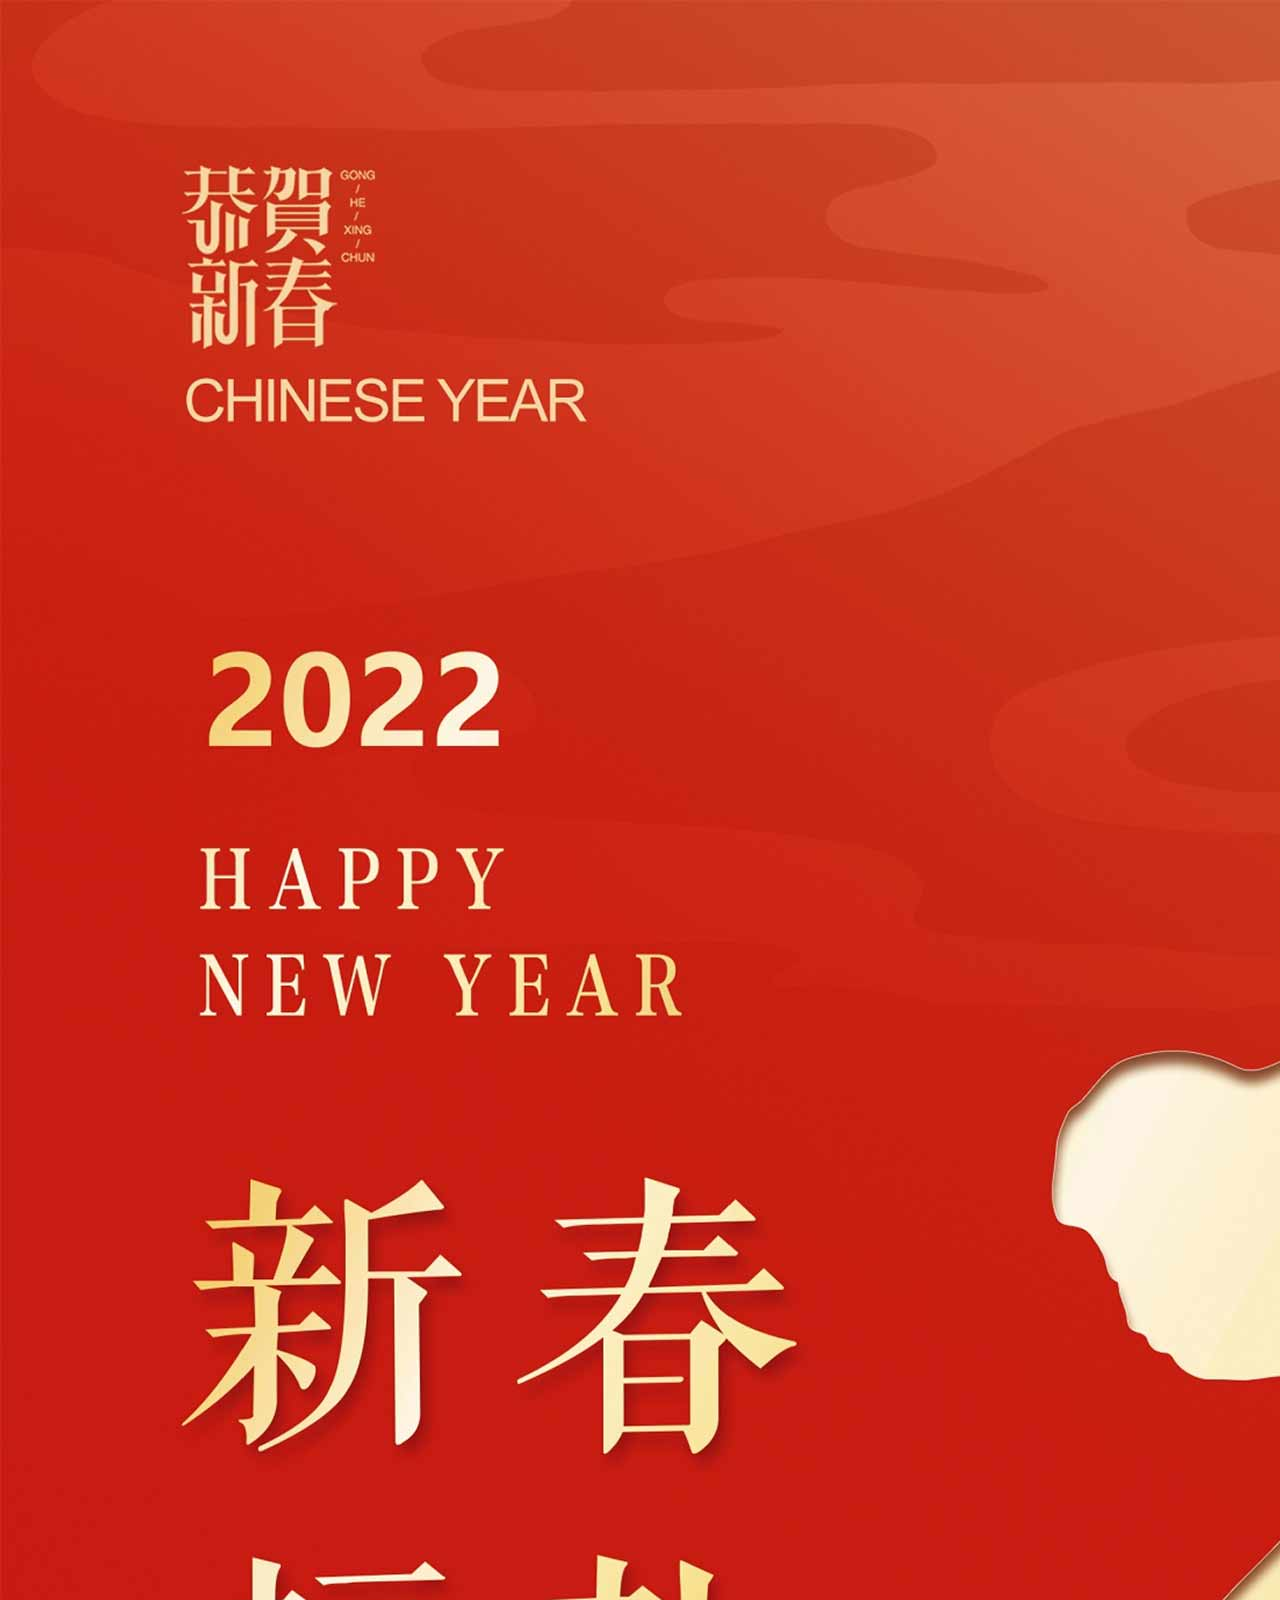
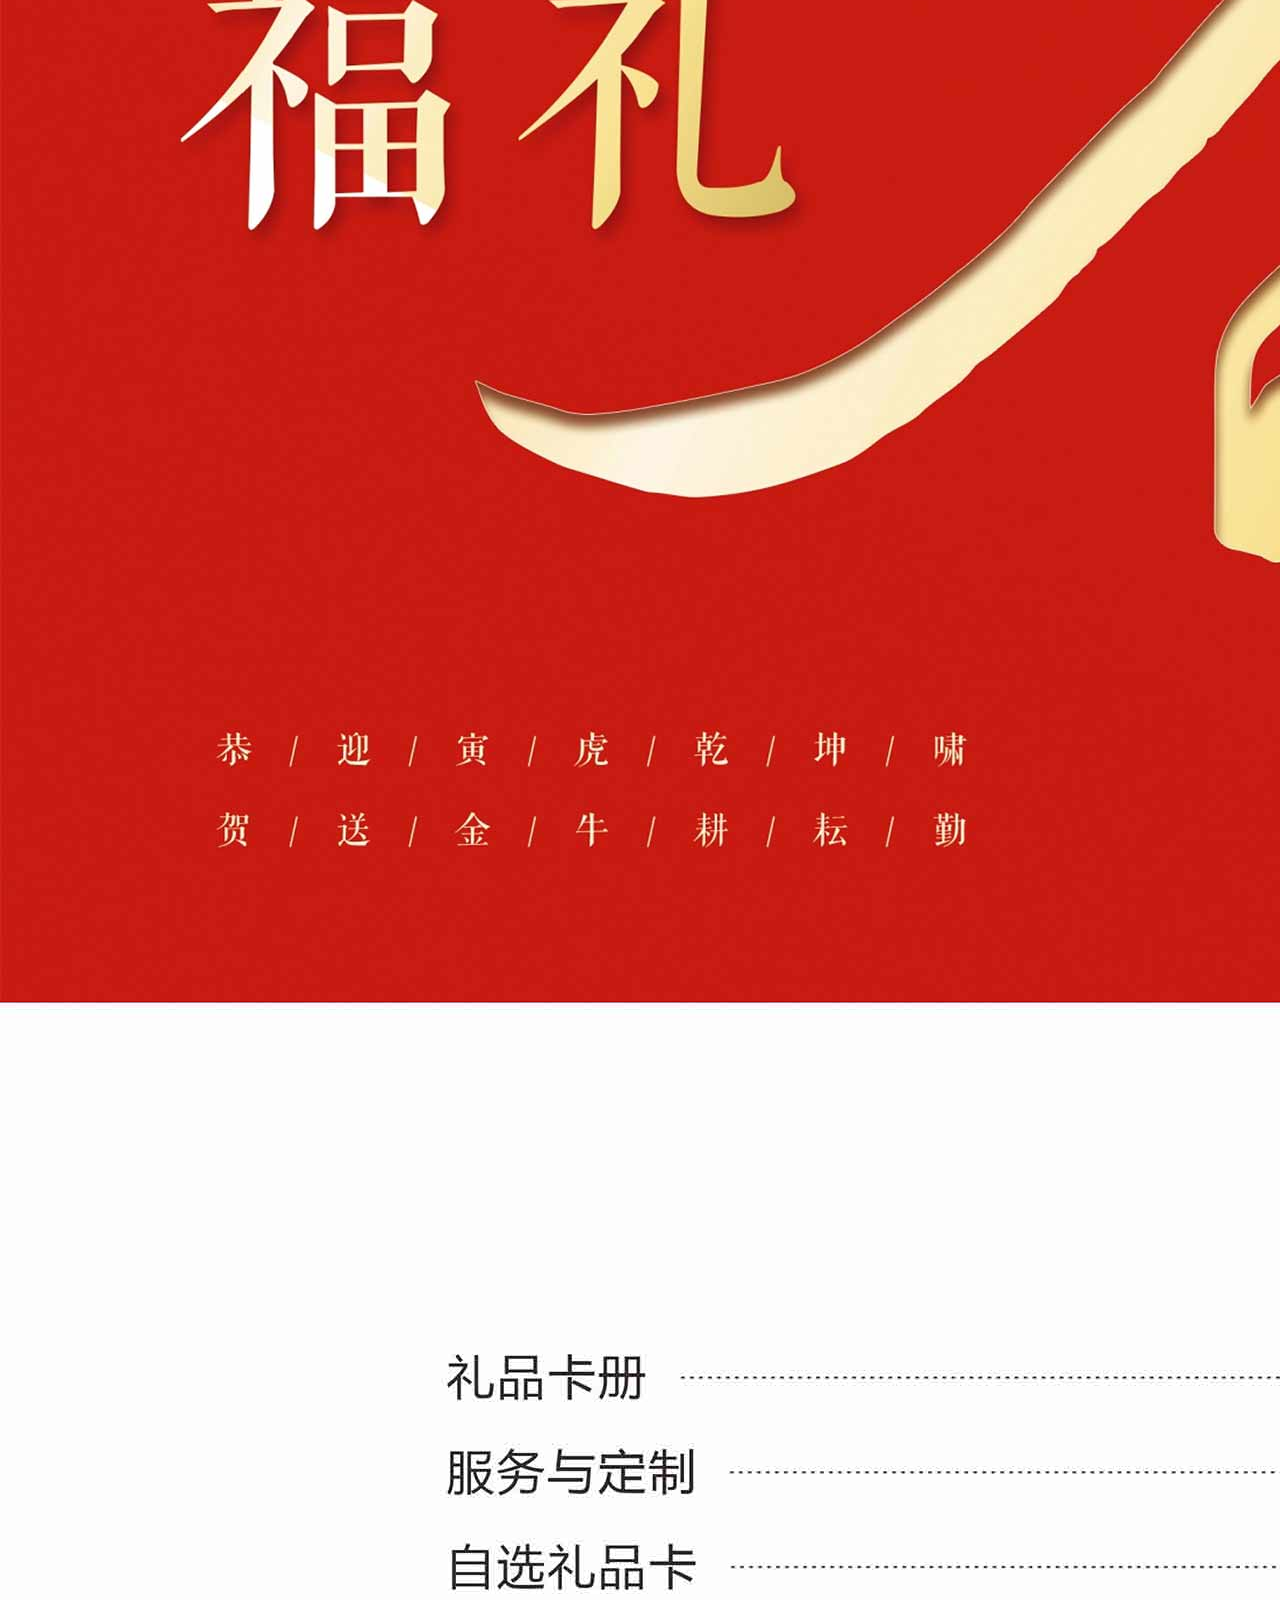
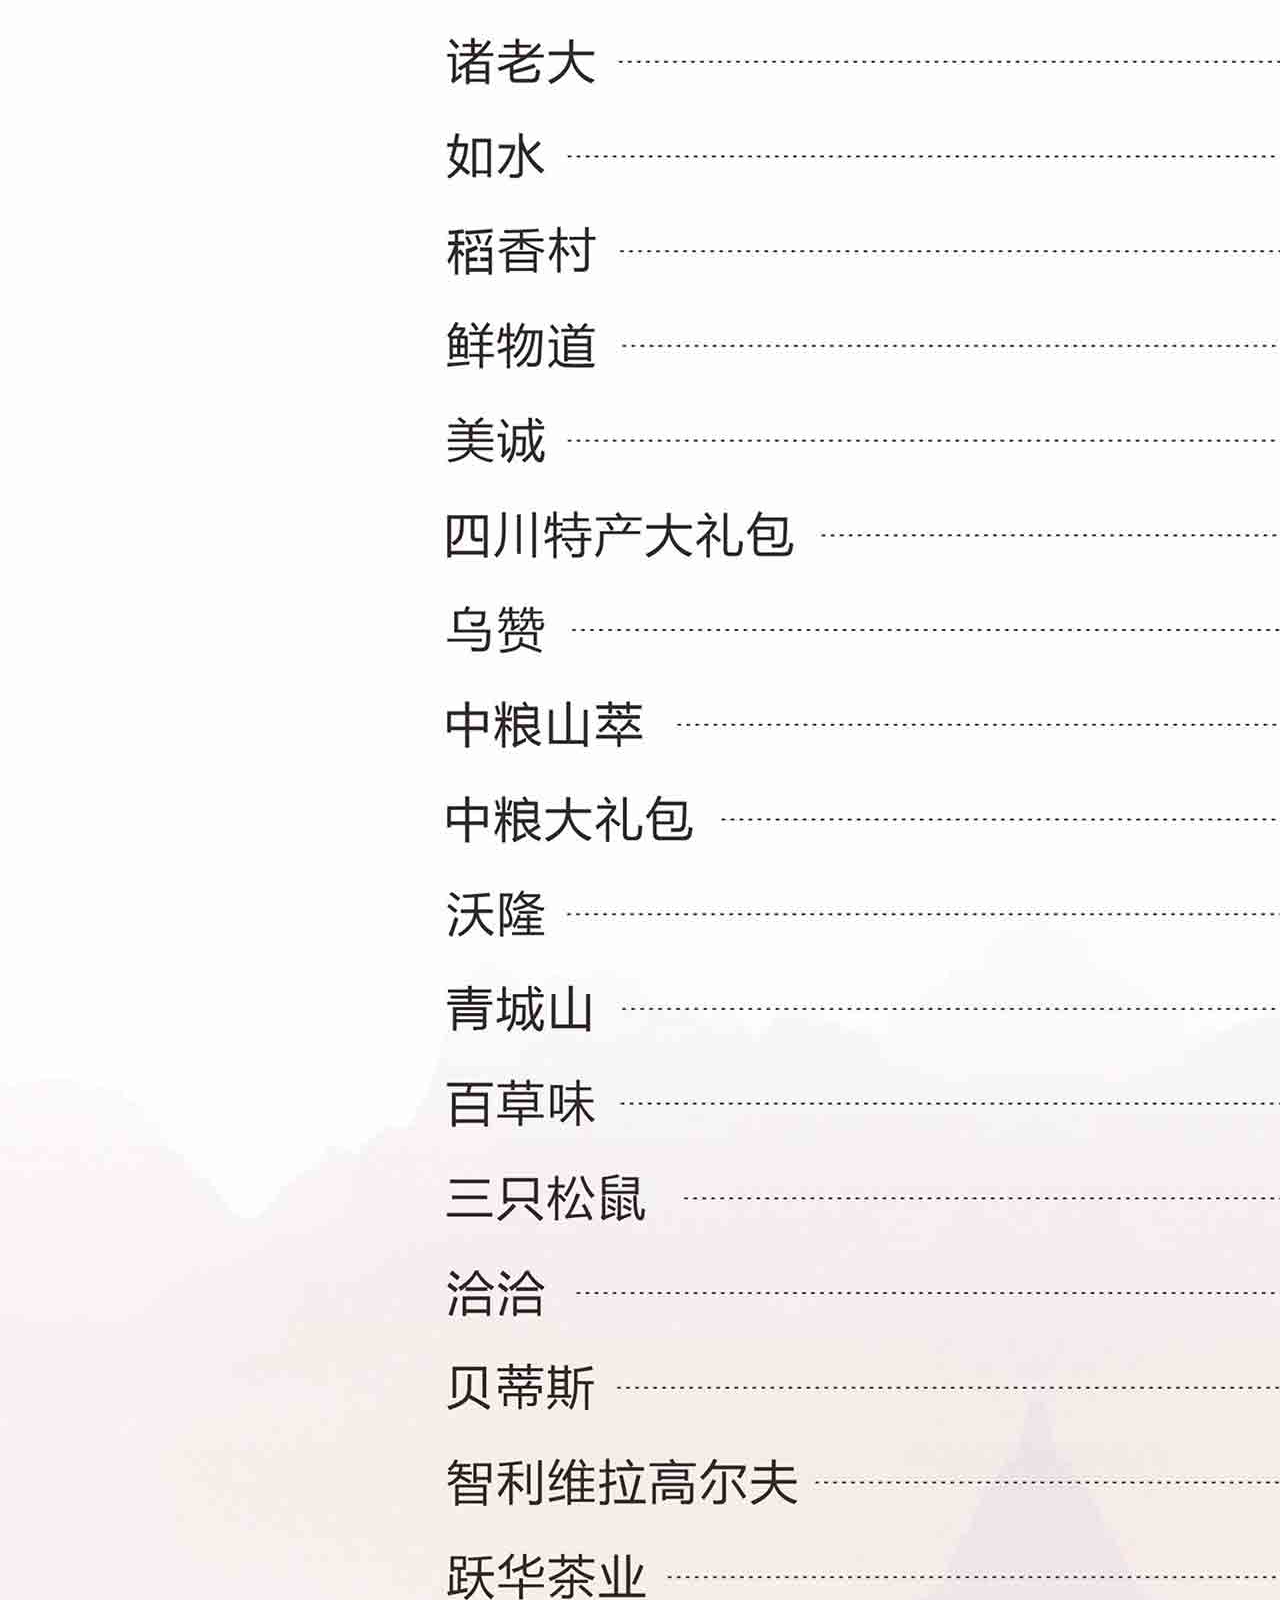
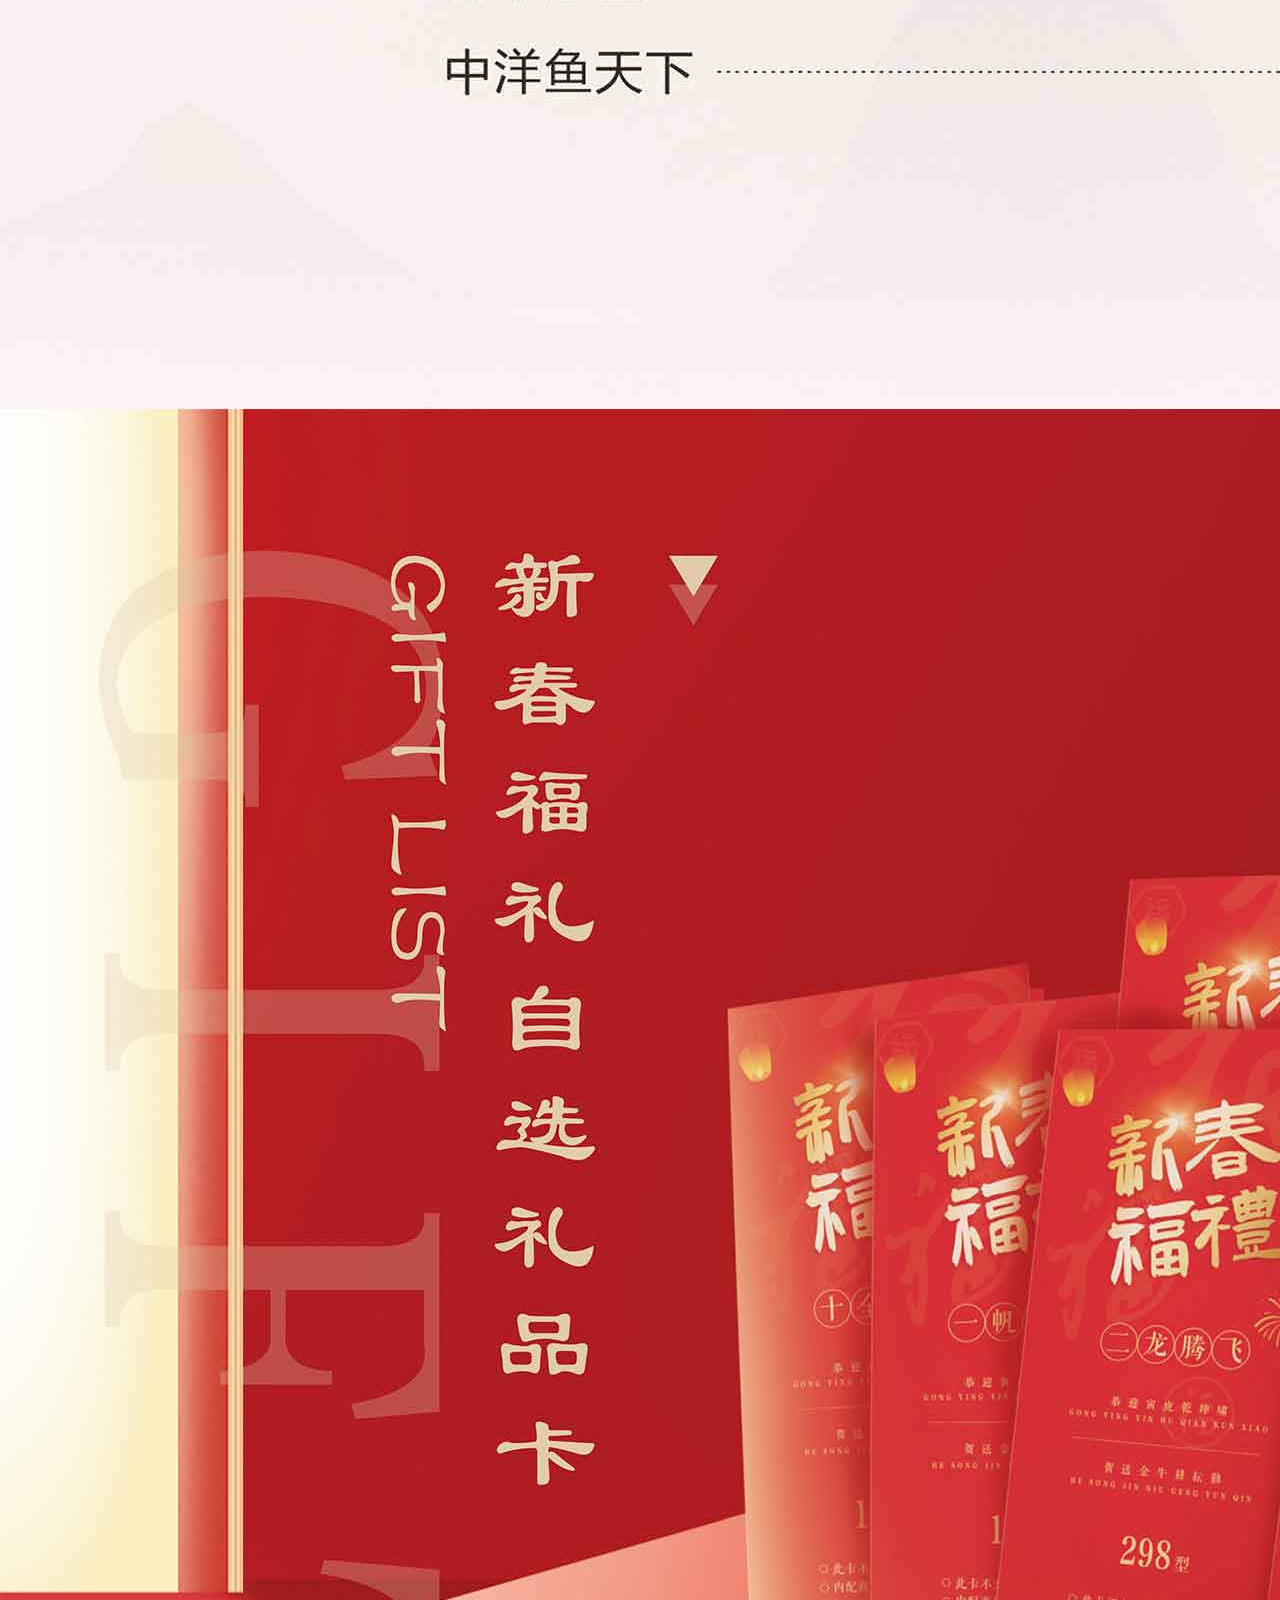
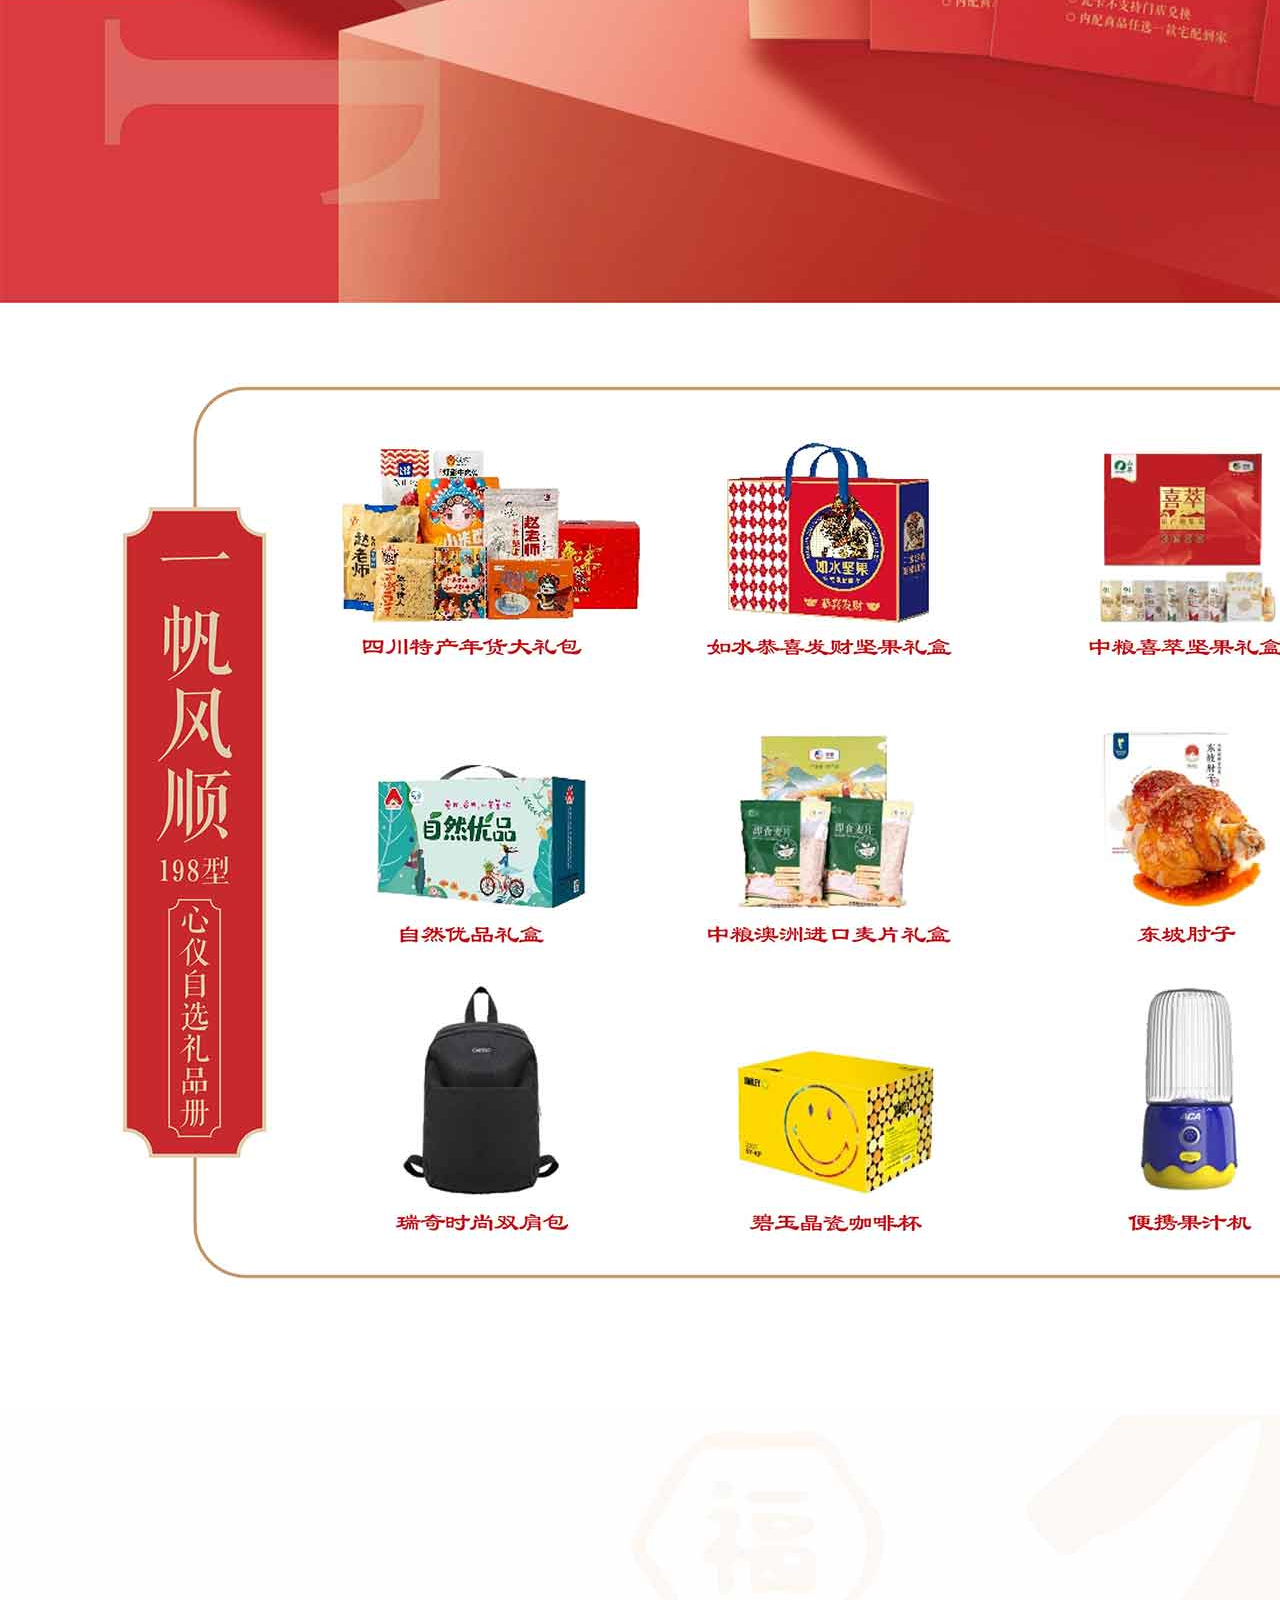
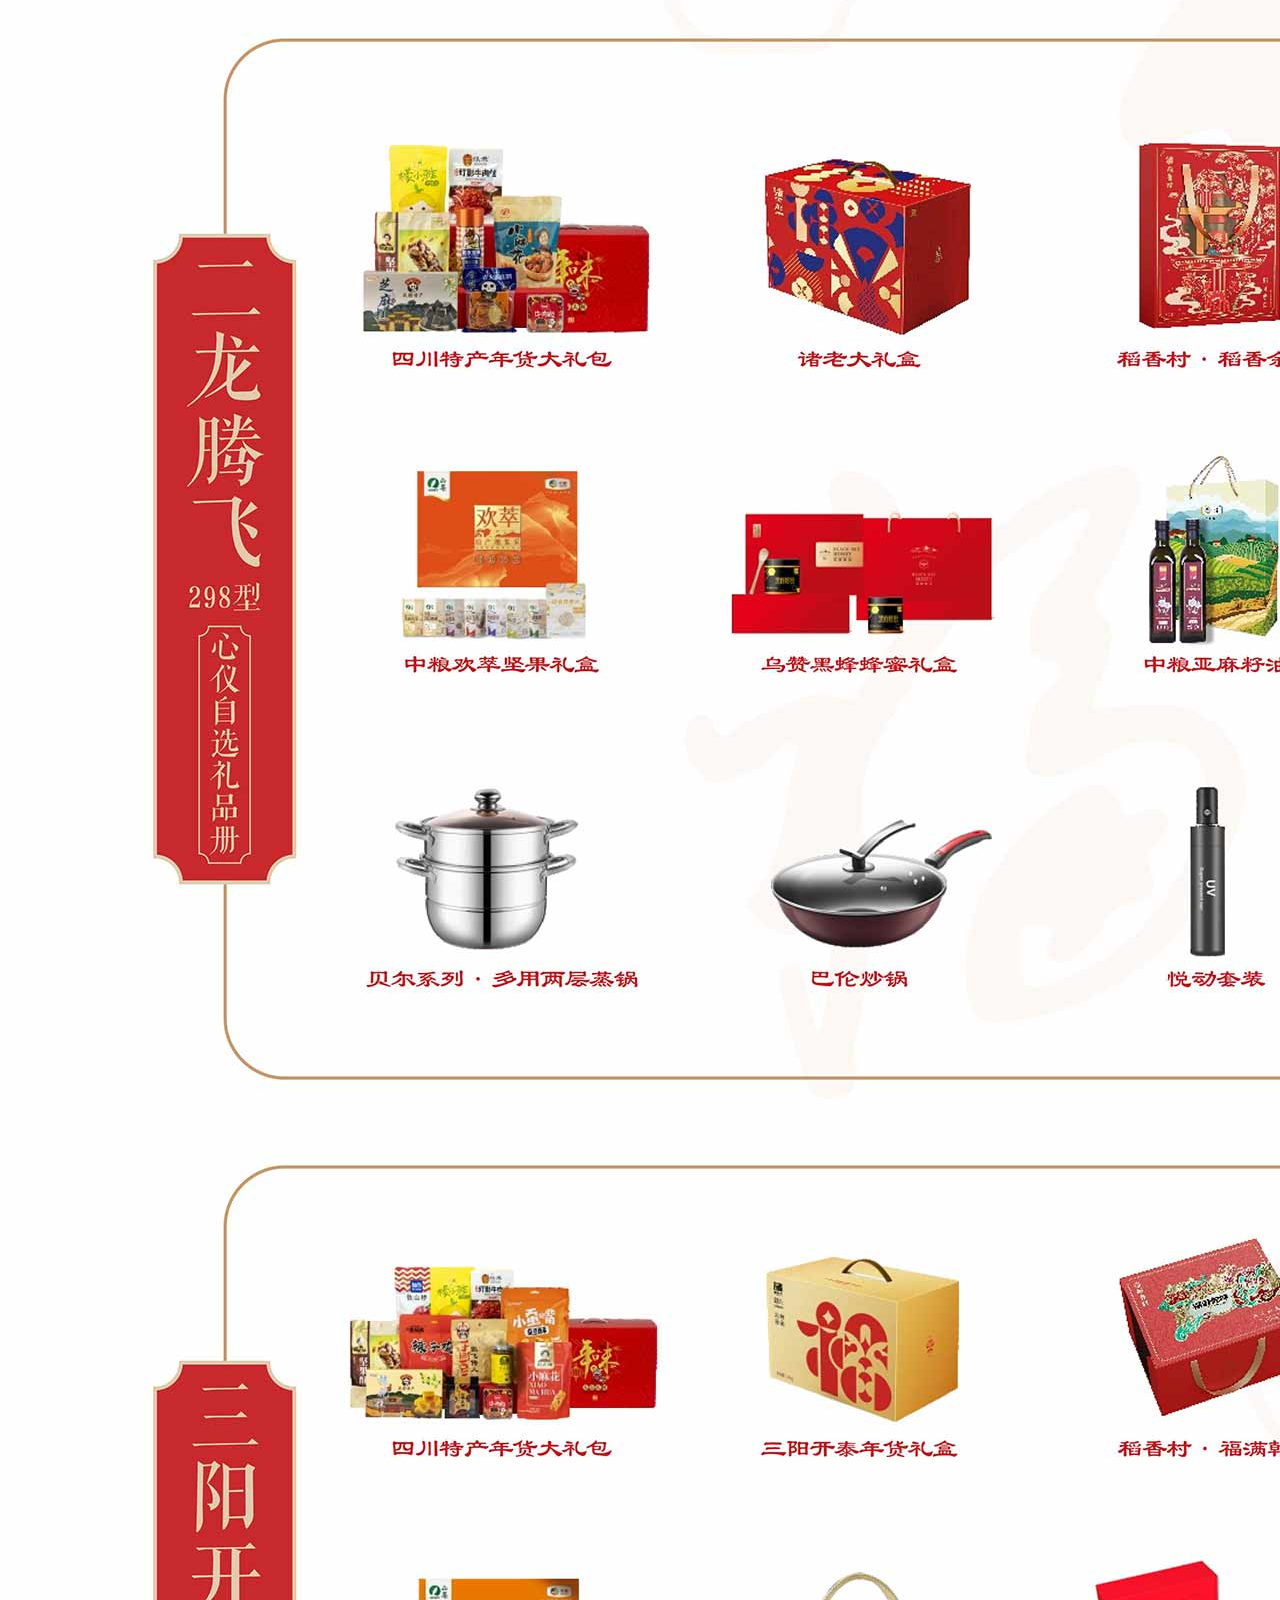
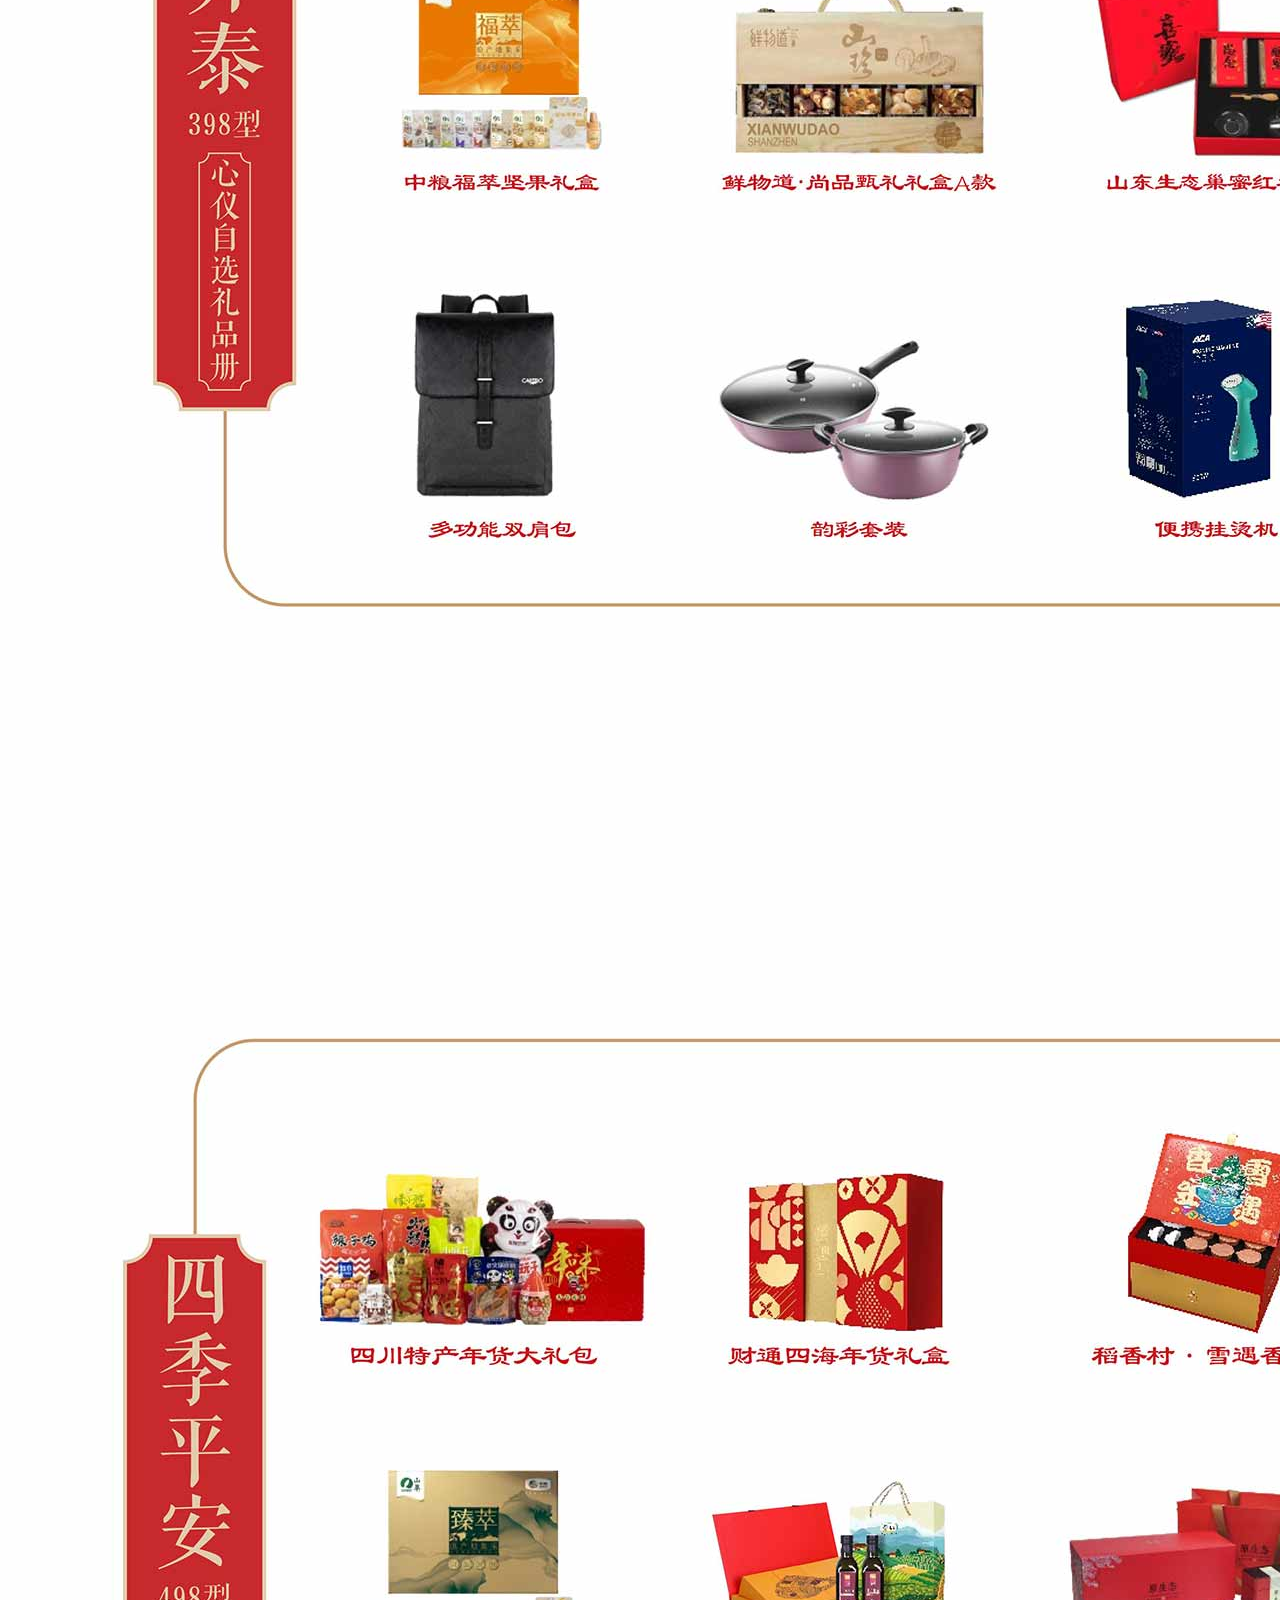
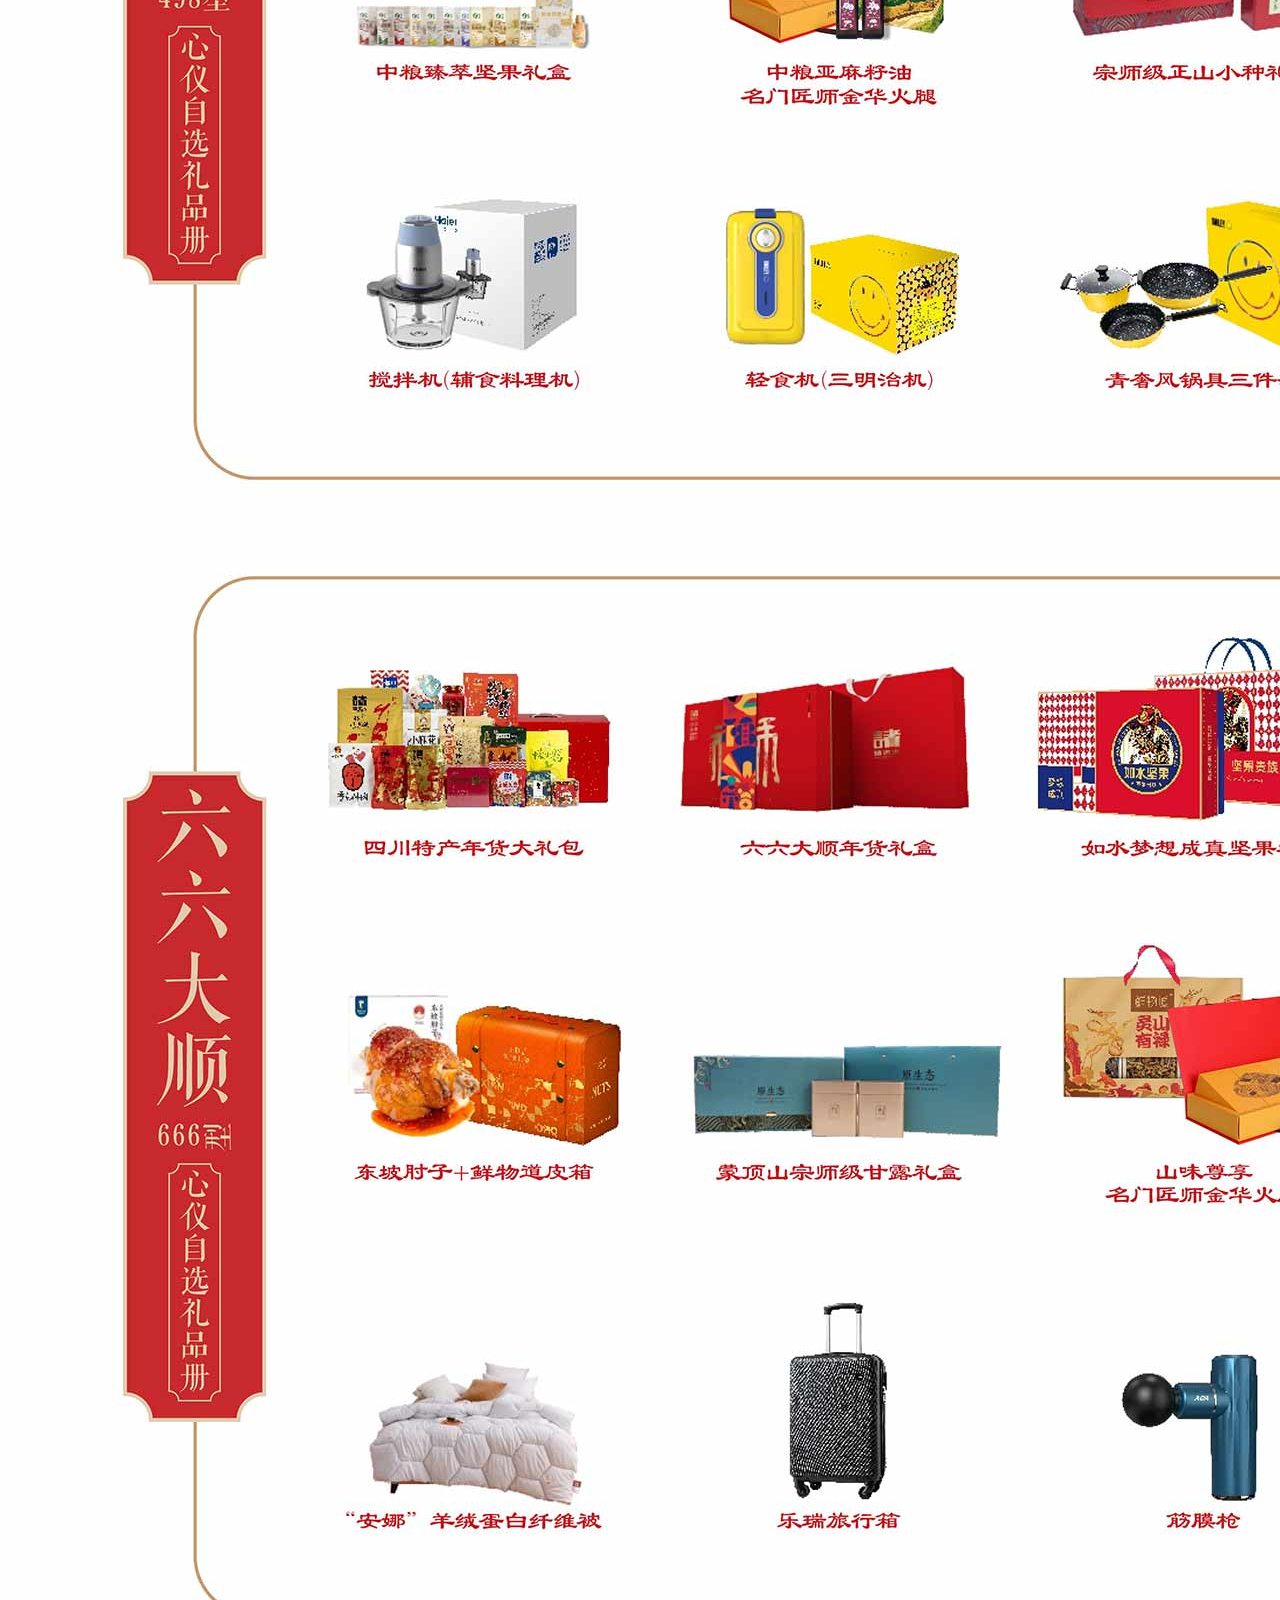
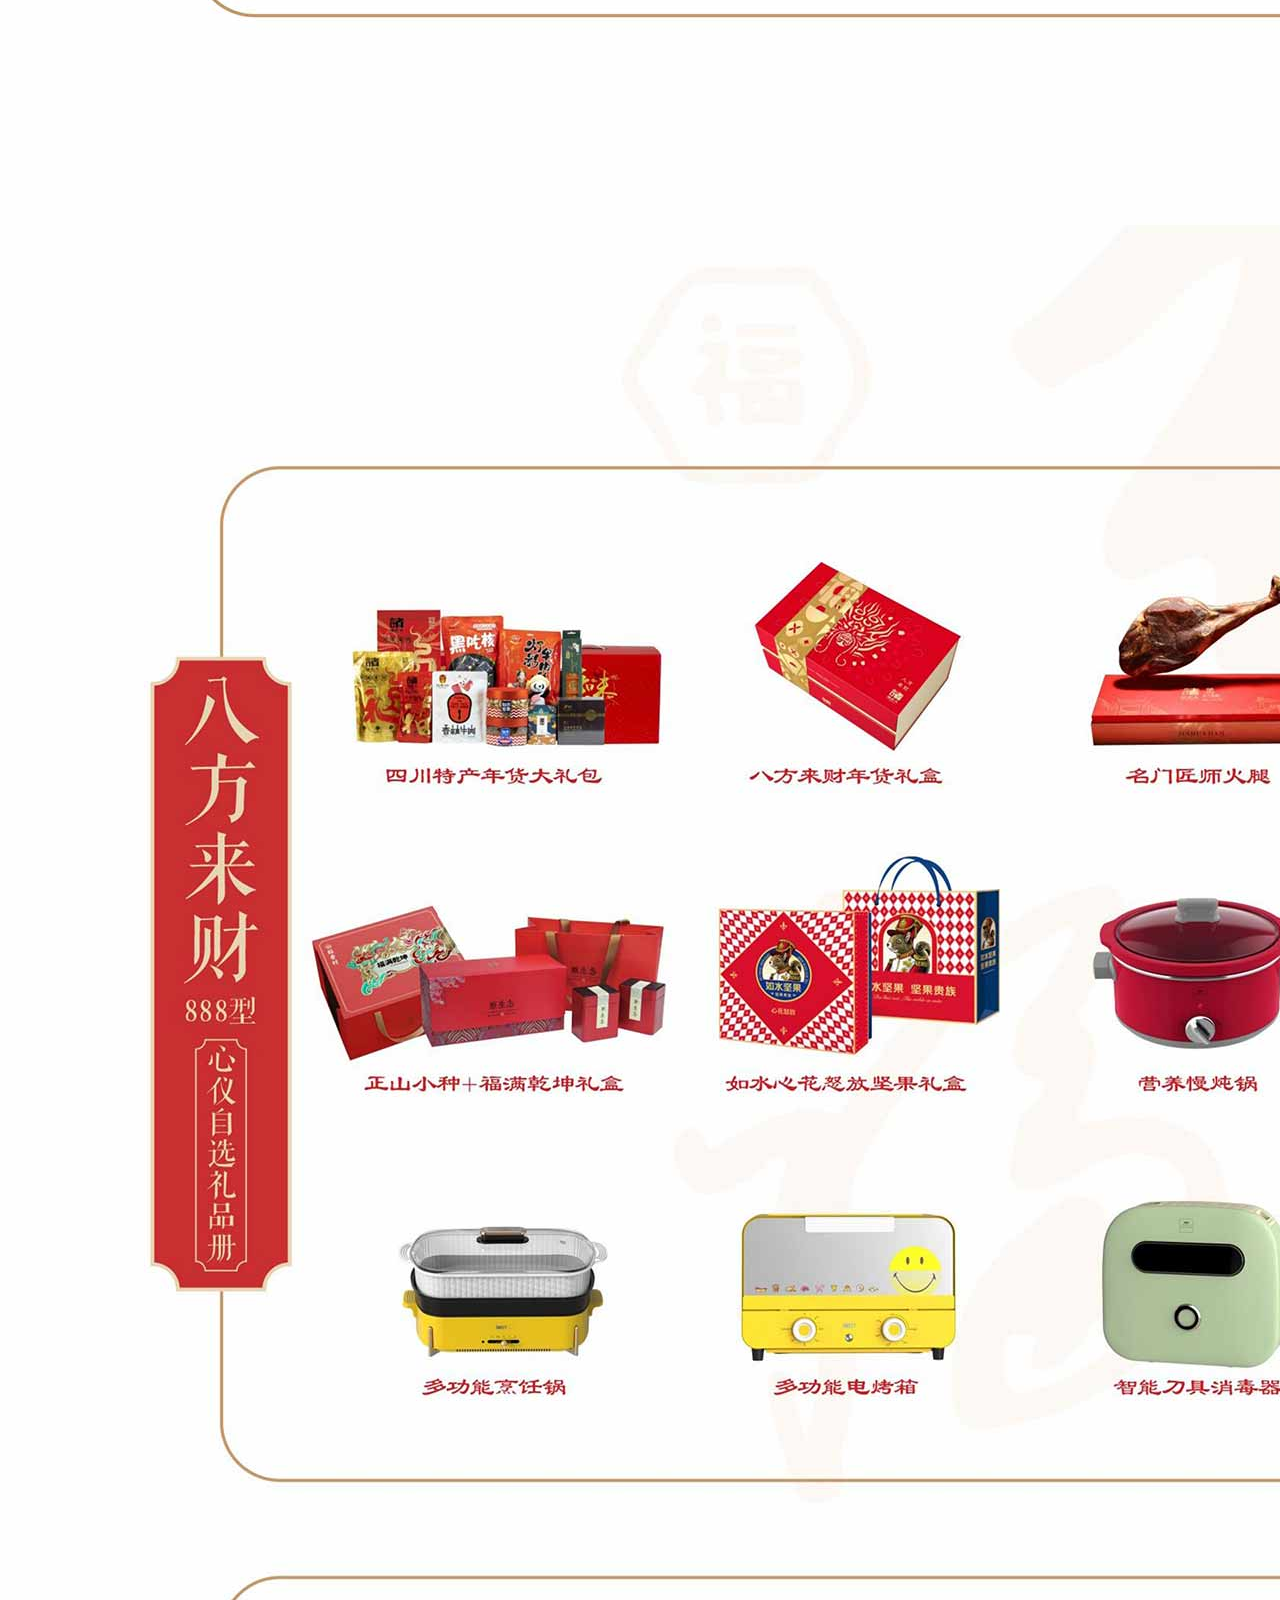
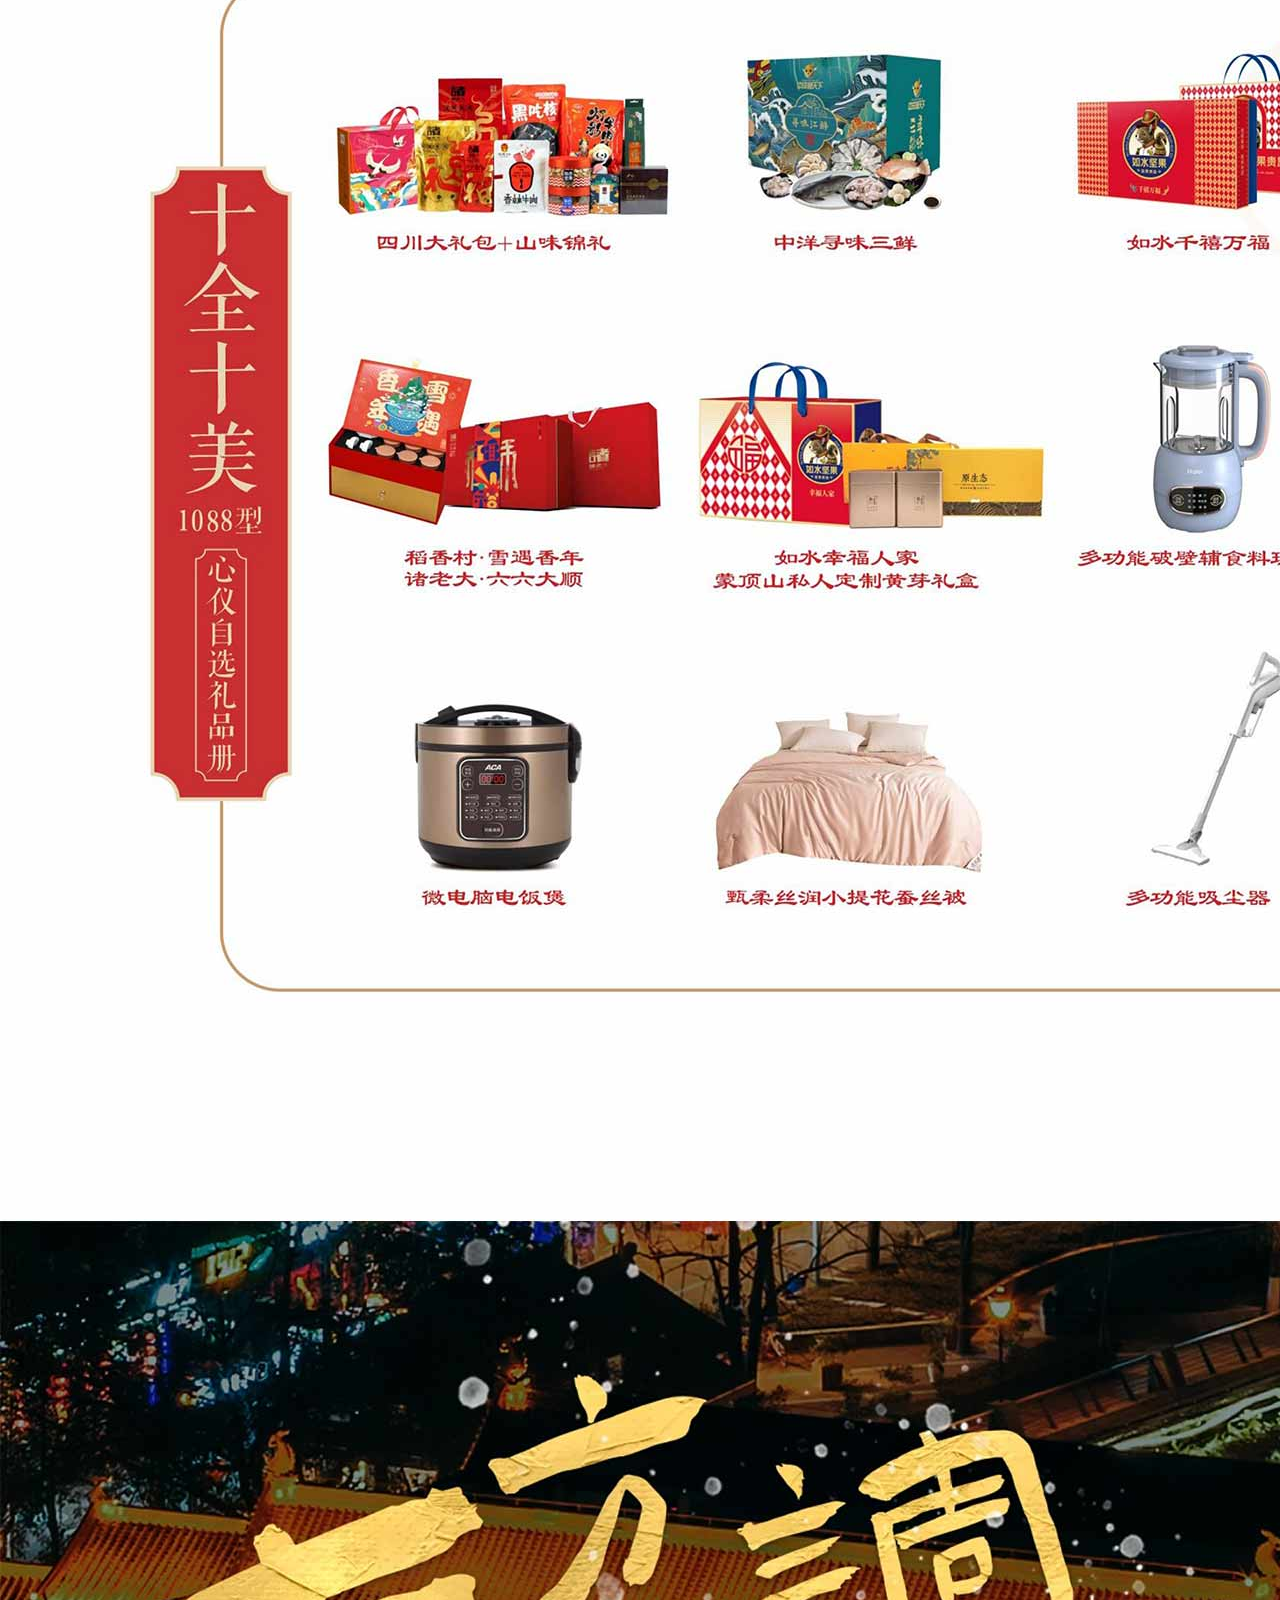
<file: index.html>
<html><head><title>产品展示</title><meta http-equiv="Content-Type" content="text/html; charset=utf-8"></head><body bgcolor="#FFFFFF" leftmargin="0" topmargin="0" marginwidth="0" marginheight="0"><div style="display: none;" document.getElementById("typediv1").style.display="none";>	<img src="images/未标题-1.jpg" width="300" height="300" alt=""></div>	<table id="__01" width="1920" height="26034" border="0" cellpadding="0" cellspacing="0">	<tr>		<td>			<img src="images/index_01.jpg" width="1920" height="2602" alt=""></td>	</tr>	<tr>		<td>			<img src="images/index_02.jpg" width="1920" height="2605" alt=""></td>	</tr>	<tr>		<td>			<img src="images/index_03.jpg" width="1920" height="2602" alt=""></td>	</tr>	<tr>		<td>			<img src="images/index_04.jpg" width="1920" height="2605" alt=""></td>	</tr>	<tr>		<td>			<img src="images/index_05.jpg" width="1920" height="2603" alt=""></td>	</tr>	<tr>		<td>			<img src="images/index_06.jpg" width="1920" height="2602" alt=""></td>	</tr>	<tr>		<td>			<img src="images/index_07.jpg" width="1920" height="2605" alt=""></td>	</tr>	<tr>		<td>			<img src="images/index_08.jpg" width="1920" height="2602" alt=""></td>	</tr>	<tr>		<td>			<img src="images/index_09.jpg" width="1920" height="2605" alt=""></td>	</tr>	<tr>		<td>			<img src="images/index_10.jpg" width="1920" height="2603" alt=""></td>	</tr></table></body></html>
</file>
